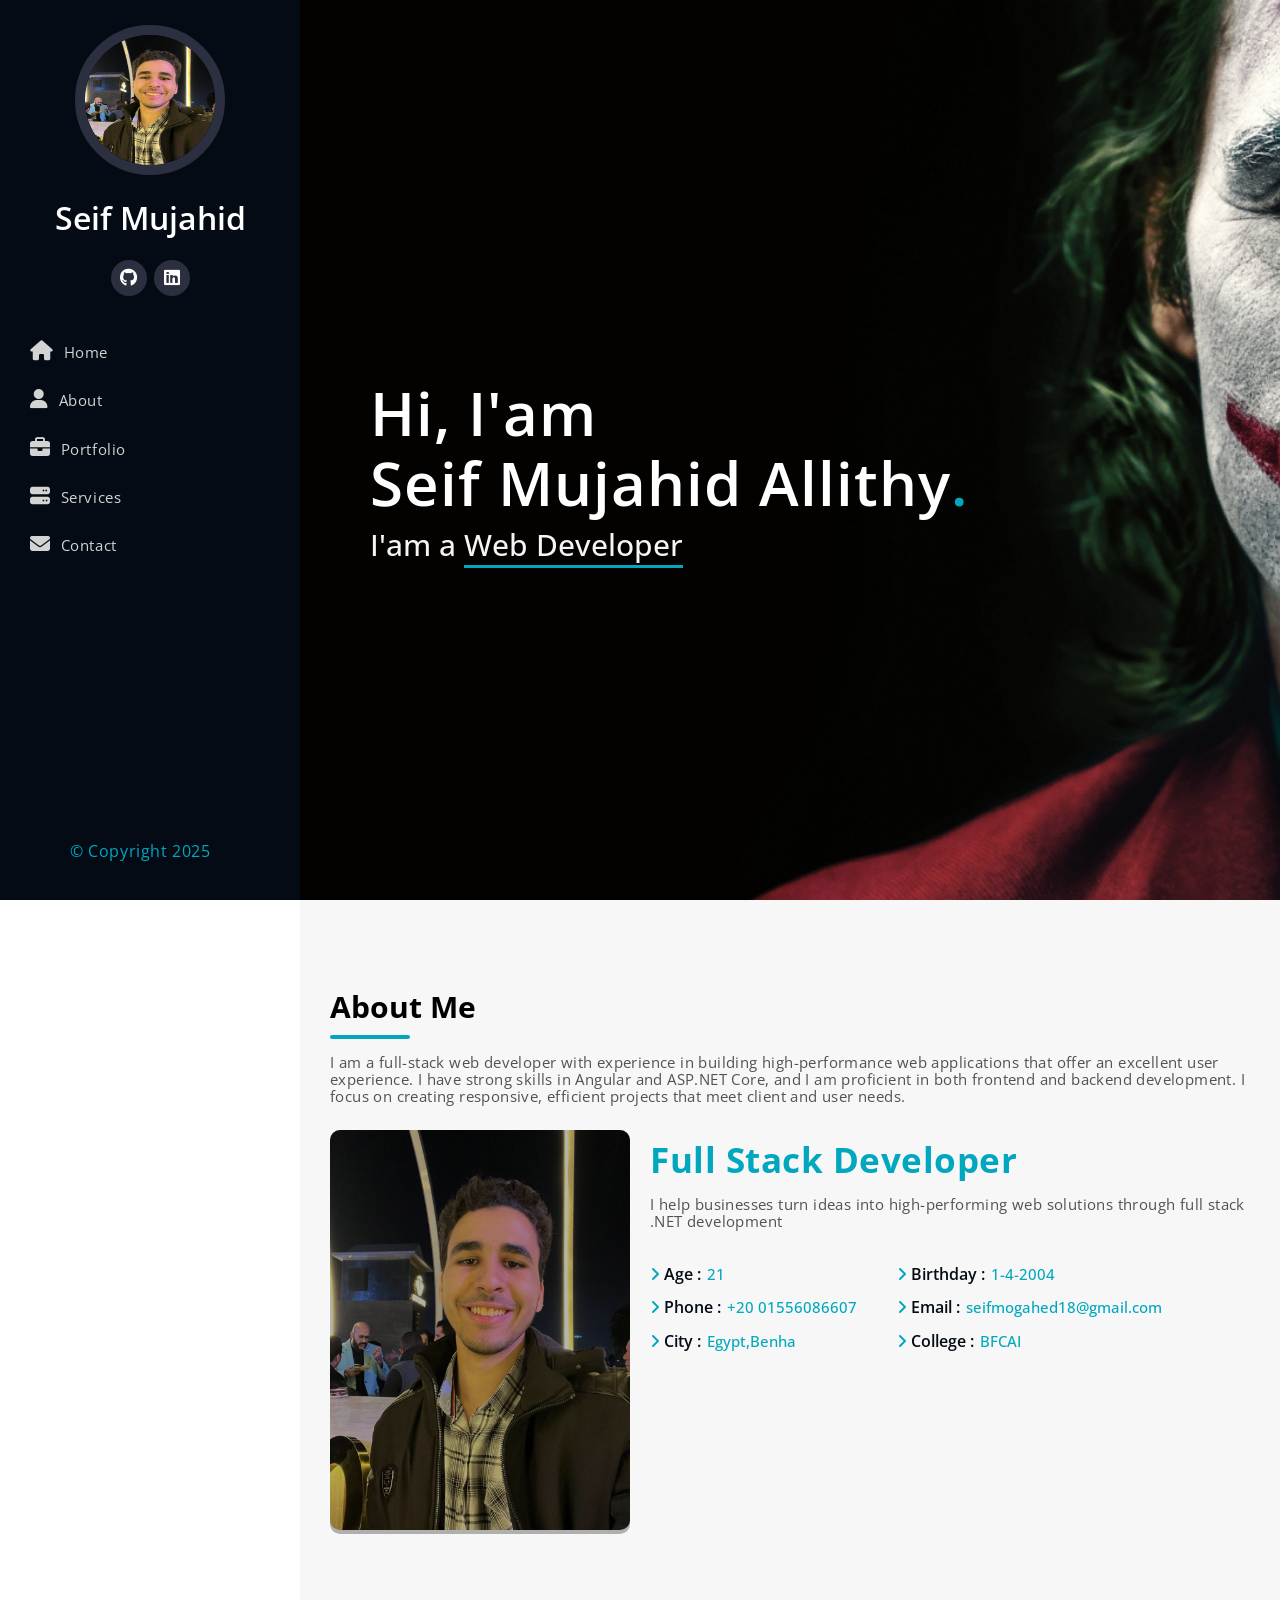
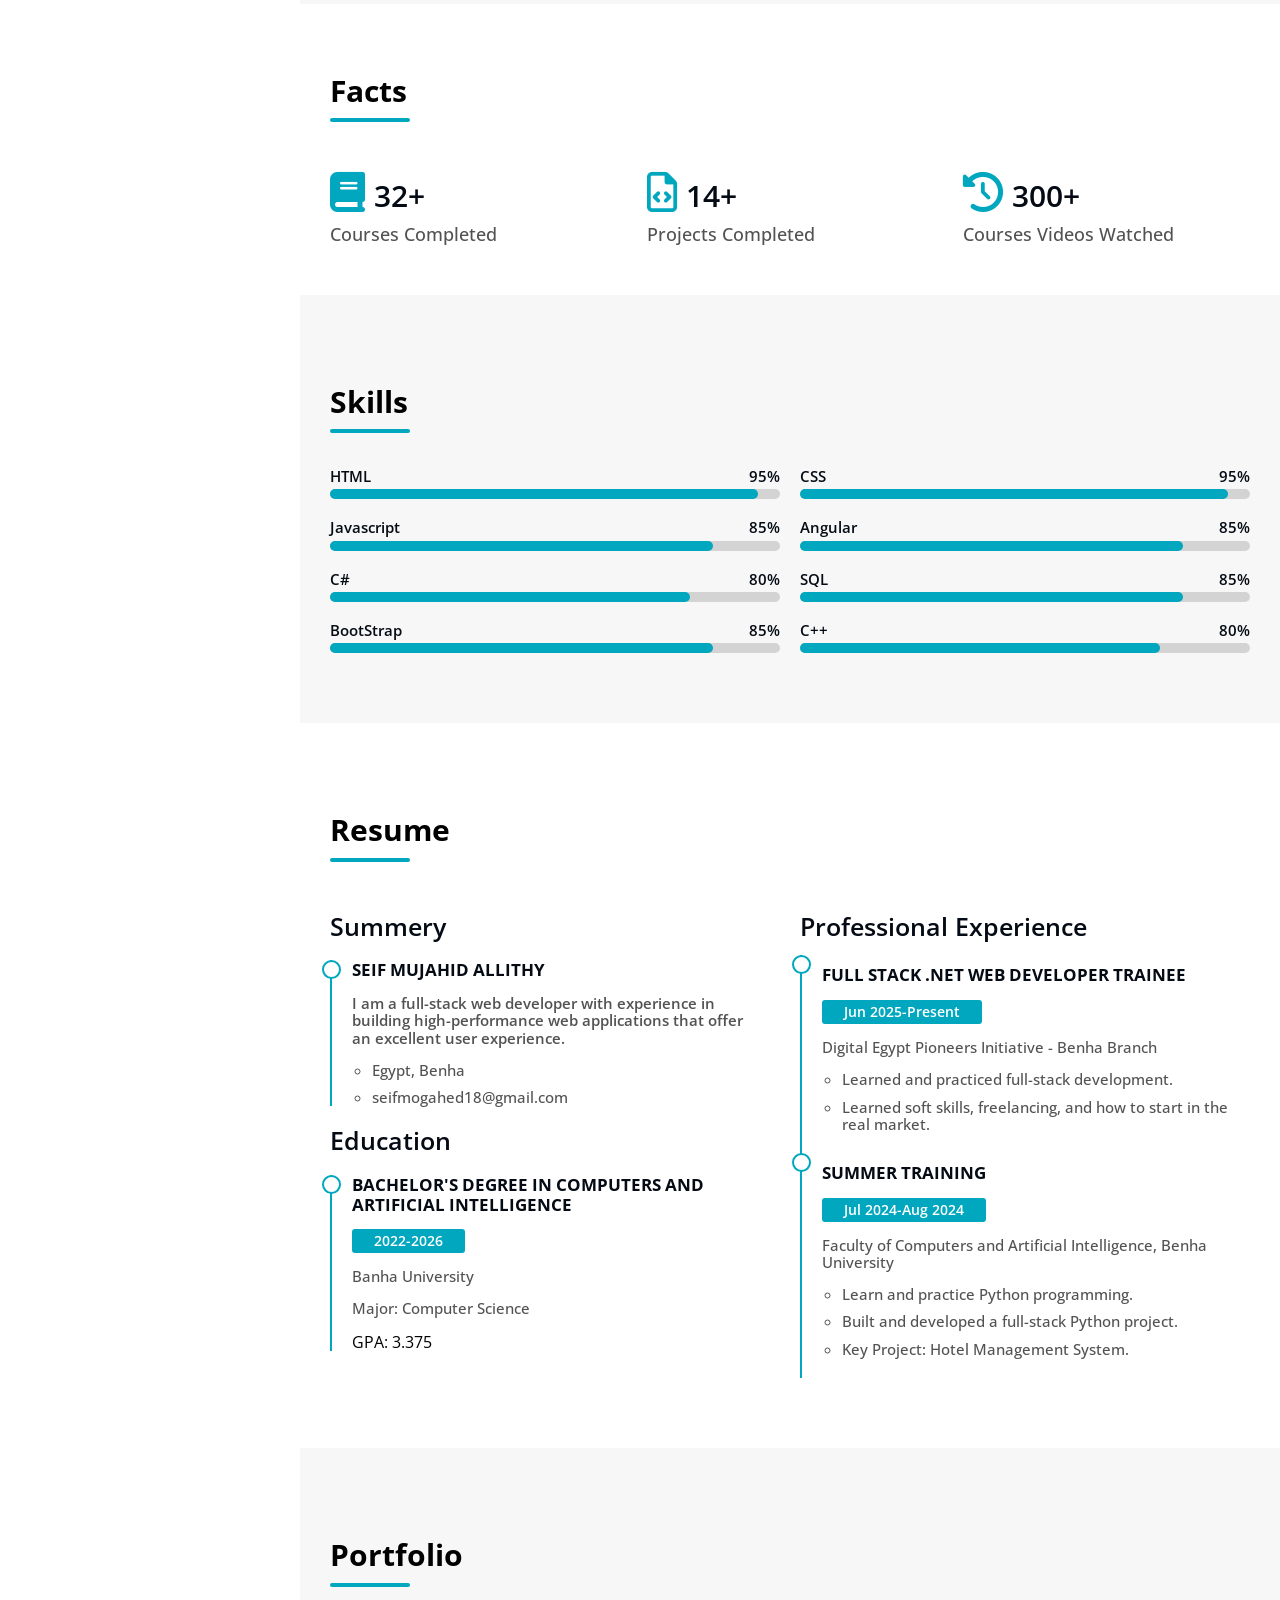
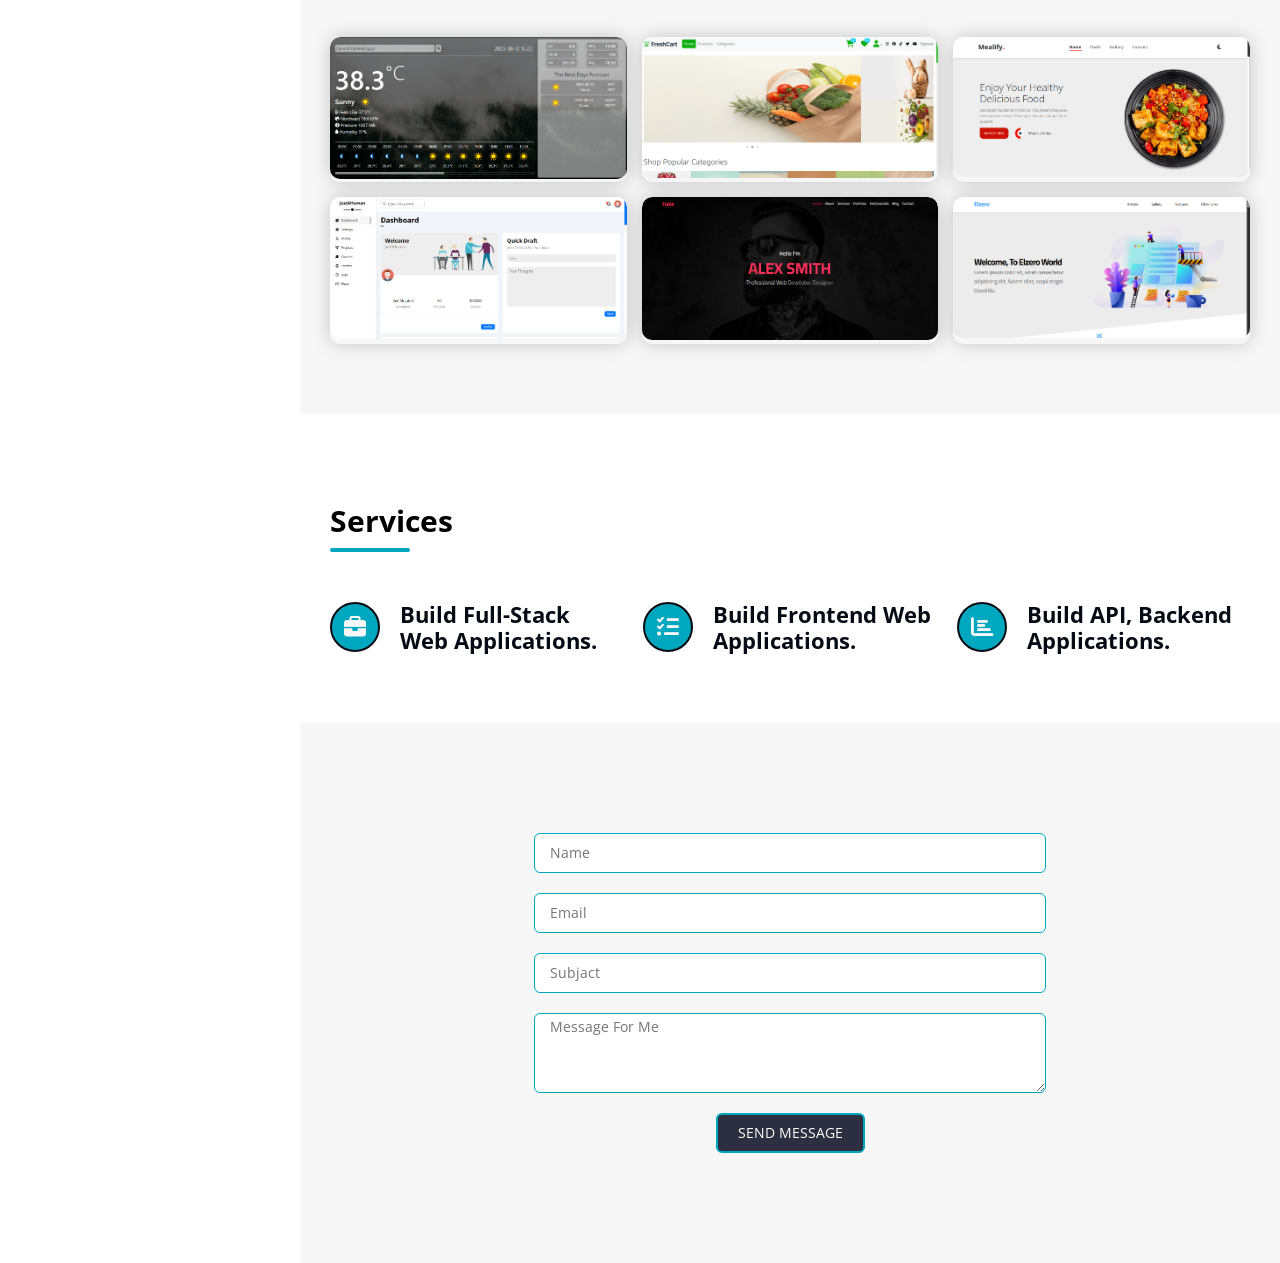
<file: HTML-CSS-Task/index.html>
<!DOCTYPE html>
<html lang="en">
    <head>
        <meta charset="UTF-8">
        <meta name="viewport" content="width=device-width, initial-scale=1.0">
        <meta name="author" content="seif mujahid" />
        <link rel="stylesheet" href="css/all.min.css">
        <link rel="stylesheet" href="css/normalize.css">
        <link rel="stylesheet" href="css/master.css">
        <link rel="preconnect" href="https://fonts.googleapis.com">
        <link rel="preconnect" href="https://fonts.gstatic.com" crossorigin>
        <link
            href="https://fonts.googleapis.com/css2?family=Open+Sans:ital,wght@0,300..800;1,300..800&display=swap"
            rel="stylesheet">
        <title>My Portfolio</title>
    </head>
    <body>
        <!-- Start Header -->
        <header>
            <!-- profile -->
            <div class="profile">
                <img src="imgs/img_1.jpg" alt>
                <h1>Seif Mujahid</h1>
                <div class="social-icons">
                    <a target="_blank" href="https://github.com/SeifMujahid"><i class="fa-brands fa-github"></i></a>
                    <a target="_blank" href="http://www.linkedin.com/in/seif-mujahid-960773299"><i class="fa-brands fa-linkedin"></i></a>
                </div>
            </div>
            <!-- navbar -->
            <nav>
                <ul>
                    <li><a href="#home"><i
                                class="fa-solid fa-house"></i>Home</a></li>
                    <li><a href="#about"><i
                                class="fa-solid fa-user"></i>About</a></li>
                    <li><a href="#portfolio"><i
                                class="fa-solid fa-briefcase"></i>Portfolio</a></li>
                    <li><a href="#services"><i
                                class="fa-solid fa-server"></i>Services</a></li>
                    <li><a href="#contact"><i
                                class="fa-solid fa-envelope"></i>Contact</a></li>
                </ul>
            </nav>
            <!-- footer -->
            <div class="footer">
                <p>&copy; Copyright 2025</p>
            </div>
        </header>
        <!-- End Header -->
        <!-- start Main -->
            <main>
                <!-- Start Home -->
                <section id="home">
                <div class="home-row">
                    <h1>Hi, I'am <br> Seif Mujahid Allithy<span>.</span></h1>
                    <p>I'am a <span class="auto-input">Web Developer</span></p>
                </div>
                </section>
                <!-- END Home -->
                <!-- Start About -->
                <section id="about">
                <h1 class="sub_heading">About Me</h1>
                <div class="divider"></div>
                <p class="sub-para">I am a full-stack web developer with experience in building high-performance web applications that offer an excellent user 
experience. I have strong skills in Angular and ASP.NET Core, and I am proficient in both frontend and backend 
development. I focus on creating responsive, efficient projects that meet client and user needs. 
                </p>
                <div class="about-col">
                    <div class="img-col">
                        <img src="imgs/img_1.jpg" alt>
                    </div>
                    <div class="info-col">
                        <h2>Full Stack Developer</h2>
                        <p>I help businesses turn ideas into high-performing web solutions through full stack .NET development
                        </p>
                        <div class="icon-list-col">
                            <div class="icon-list">
                                <ul>
                                    <li><i class="fa-solid fa-angle-right"></i>
                                        <strong>Age :</strong><span>
                                            21</span></li>
                                    
                                    <li><i class="fa-solid fa-angle-right"></i>
                                        <strong>Phone :</strong><span> +20
                                            01556086607</span></li>
                                    <li><i class="fa-solid fa-angle-right"></i>
                                        <strong>City :</strong><span>
                                            Egypt,Benha</span></li>
                                </ul>
                            </div>
                            <div class="icon-list">
                                <ul>
                                    <li><i class="fa-solid fa-angle-right"></i>
                                        <strong>Birthday :</strong><span>
                                            1-4-2004</span></li>
                                    
                                    <li><i class="fa-solid fa-angle-right"></i>
                                        <strong>Email :</strong><span>
                                            seifmogahed18@gmail.com</span></li>
                                    <li><i class="fa-solid fa-angle-right"></i>
                                        <strong>College :</strong><span>
                                            BFCAI</span></li>
                                </ul>
                            </div>
                        </div>
                    </div>
                </section>
                <!-- End About -->
                <!-- Start Facts -->
                <section id="facts">
                    <h1 class="sub_heading">Facts</h1>
                    <div class="divider"></div>
                    <div class="facts-row">
                        <div class="fact-box">
                            <i class="fa-solid fa-book"></i>
                            <strong>32+</strong>
                            <p>Courses Completed</p>
                        </div>
                        <div class="fact-box">
                            <i class="fa-regular fa-file-code"></i>
                            <strong>14+</strong>
                            <p>Projects Completed</p>
                        </div>
                        <div class="fact-box">
                            <i class="fa-solid fa-clock-rotate-left"></i>
                            <strong>300+</strong>
                            <p>Courses Videos Watched</p>
                        </div>
                    </div>
                </section>
                <!-- End Facts -->
                <!-- Skills Start -->
                <section id="skills">
                    <h1 class="sub_heading">Skills</h1>
                    <div class="divider"></div>
                    <div class="skill-row">
                        <div class="skill-box">
                            <div class="skill-info">
                                <h2>HTML</h2>
                                <h2>95%</h2>
                            </div>
                            <div class="skill-outer-line">
                                <div class="skill-inner-line"
                                    style="width: 95%;"></div>
                            </div>
                        </div>
                        <div class="skill-box">
                            <div class="skill-info">
                                <h2>CSS</h2>
                                <h2>95%</h2>
                            </div>
                            <div class="skill-outer-line">
                                <div class="skill-inner-line"
                                    style="width: 95%;"></div>
                            </div>
                        </div>
                        <div class="skill-box">
                            <div class="skill-info">
                                <h2>Javascript</h2>
                                <h2>85%</h2>
                            </div>
                            <div class="skill-outer-line">
                                <div class="skill-inner-line"
                                    style="width: 85%;"></div>
                            </div>
                        </div>
                        <div class="skill-box">
                            <div class="skill-info">
                                <h2>Angular</h2>
                                <h2>85%</h2>
                            </div>
                            <div class="skill-outer-line">
                                <div class="skill-inner-line"
                                    style="width: 85%;"></div>
                            </div>
                        </div>
                        <div class="skill-box">
                            <div class="skill-info">
                                <h2>C#</h2>
                                <h2>80%</h2>
                            </div>
                            <div class="skill-outer-line">
                                <div class="skill-inner-line"
                                    style="width: 80%;"></div>
                            </div>
                        </div>
                        <div class="skill-box">
                            <div class="skill-info">
                                <h2>SQL</h2>
                                <h2>85%</h2>
                            </div>
                            <div class="skill-outer-line">
                                <div class="skill-inner-line"
                                    style="width: 85%;"></div>
                            </div>
                        </div>
                        <div class="skill-box">
                            <div class="skill-info">
                                <h2>BootStrap</h2>
                                <h2>85%</h2>
                            </div>
                            <div class="skill-outer-line">
                                <div class="skill-inner-line"
                                    style="width: 85%;"></div>
                            </div>
                        </div>
                        <div class="skill-box">
                            <div class="skill-info">
                                <h2>C++</h2>
                                <h2>80%</h2>
                            </div>
                            <div class="skill-outer-line">
                                <div class="skill-inner-line"
                                    style="width: 80%;"></div>
                            </div>
                        </div>
                    </div>
                </section>
                <!-- Skills End -->
                <!-- Start Resume -->
                <section id="resume">
                    <h1 class="sub_heading">Resume</h1>
                    <div class="divider"></div>
                    <div class="resume-row">
                        <div class="resume-cols">
                            <h2>Summery</h2>
                            <div class="my-info">
                                <h3>Seif Mujahid Allithy</h3>
                                <p>I am a full-stack web developer with experience in building high-performance web applications that offer an excellent user 
experience.
                                </p>
                                <ul>
                                    <li>Egypt, Benha</li>
                                    <li>seifmogahed18@gmail.com</li>
                                </ul>
                            </div>
                            <h2>Education</h2>
                            <div class="my-edu">
                                <h3>Bachelor's degree in Computers and Artificial Intelligence</h3>
                                <span class="sp-box">2022-2026</span>
                                <p>Banha University</p>
                                <p>Major: Computer Science</p>
                                <p>GPA: 3.375</p>
                            </div>
                        </div>
                        <div class="resume-cols">
                            <h2>Professional Experience</h2>
                            <div class="pro-exp">
                                <h3>Full stack .Net Web Developer Trainee</h3>
                                <span class="sp-box">Jun 2025-Present</span>
                                <p>Digital Egypt Pioneers Initiative - Benha Branch</p>
                                <ul>
                                    <li>
Learned and practiced full-stack development. 
                                    </li>
                                    <li>Learned soft skills, freelancing, and how to start in the real market. 
                                    </li>
                                </ul>
                            </div>
                            <div class="pro-exp">
                                <h3>Summer Training</h3>
                                <span class="sp-box">Jul 2024-Aug 2024</span>
                                <p>Faculty of Computers and Artificial Intelligence, Benha University</p>
                                <ul>
                                    <li>Learn and practice Python programming. 
                                    </li>
                                    <li>Built and developed a full-stack Python project. 
                                    </li>
                                    <li>Key Project: Hotel Management System. 
                                    </li>
                                </ul>
                            </div>
                        </div>
                    </div>
                </section>
                <!-- End Resume -->
                <!-- Start Portfolio -->
                <section id="portfolio">
                    <h1 class="sub_heading">Portfolio</h1>
                    <div class="divider"></div>
                    <div class="port-row">
                        <div class="port-item">
                            <div class="port-img">
                                <img src="imgs/screenshot.png" alt>
                            </div>
                            <div class="port-info">
                                <h4>WeatherApp</h4>
                                <a target="_blank" href="https://seifmujahid.github.io/Weather-App/"><i
                                        class="fa-solid fa-up-right-from-square"></i></a>
                            </div>
                        </div>
                        <div class="port-item">
                            <div class="port-img">
                                <img src="imgs/screenshot (2).png" alt>
                            </div>
                            <div class="port-info">
                                <h4>FreshCart eCommerce</h4>
                                <a target="_blank" href="https://seifmujahid.github.io/Fresh-Cart-/">
                                    <i
                                class="fa-solid fa-up-right-from-square"></i></a>
                            </div>
                        </div>
                        <div class="port-item">
                            <div class="port-img">
                                <img src="imgs/screenshot (3).png" alt>
                            </div>
                            <div class="port-info">
                                <h4>Mealify</h4>
                                        <a target="_blank" href="https://seifmujahid.github.io/Mealify/">
                                        <i class="fa-solid fa-up-right-from-square"></i></a>
                            </div>
                        </div>
                        <div class="port-item">
                            <div class="port-img">
                                <img src="imgs/screenshot (4).png" alt>
                            </div>
                            <div class="port-info">
                                <h4>DashBoard</h4>
                                <a target="_blank" href="https://seifmujahid.github.io/Dashboard_elzero/">
                                    <i
                                        class="fa-solid fa-up-right-from-square"></i></a>
                            </div>
                        </div>
                        <div class="port-item">
                            <div class="port-img">
                                <img src="imgs/screenshot (5).png" alt>
                            </div>
                            <div class="port-info">
                                <h4>Fokir</h4>
                                <a target="_blank" href="https://seifmujahid.github.io/Fokier/">
                                   <i
                                        class="fa-solid fa-up-right-from-square"></i></a>
                            </div>
                        </div>
                        <div class="port-item">
                            <div class="port-img">
                                <img src="imgs/screenshot (8).png" alt>
                            </div>
                            <div class="port-info">
                                <h4>Elzero</h4>
                                <a target="_blank" href="https://seifmujahid.github.io/template3_elzero/">
                                    <i
                                        class="fa-solid fa-up-right-from-square"></i></a>
                            </div>
                        </div>
                    </div>

                </section>
                <!-- End Portfolio -->
                <!-- Start Sercices -->
                <section id="services">
                    <h1 class="sub_heading">Services</h1>
                    <div class="divider"></div>
                    <div class="service-row">
                        <div class="service-box">
                            <div class="icon">
                                <i class="fa-solid fa-briefcase"></i>
                            </div>
                            <div class="ser-info">
                                <h4>Build Full-Stack Web Applications.</h4>
                            </div>
                        </div>
                        <div class="service-box">
                            <div class="icon">
                                <i class="fa-solid fa-list-check"></i>
                            </div>
                            <div class="ser-info">
                                <h4>Build Frontend Web Applications. </h4>
                            </div>
                        </div>
                        <div class="service-box">
                            <div class="icon">
                                <i class="fa-solid fa-chart-bar"></i>
                            </div>
                            <div class="ser-info">
                                <h4>Build API, Backend Applications.</h4>
                            </div>
                        </div>
                    </div>
                </section>
                <!-- Start Sercices -->
                <!-- Start Contact -->
                <section id="contact">
                    <form action>
                        <input type="text" name="name" placeholder="Name"
                            required>
                        <input type="email" name="email" placeholder="Email"
                            required>
                        <input type="text" name="subject" placeholder="Subjact"
                            required>
                        <textarea name="message"
                            placeholder="Message For Me" required></textarea>
                        <input type="submit" value="Send Message">
                    </form>
                </section>
                <!-- End Contact -->
            </main>
        <!-- End Main -->
        </body>
    </html>
</file>
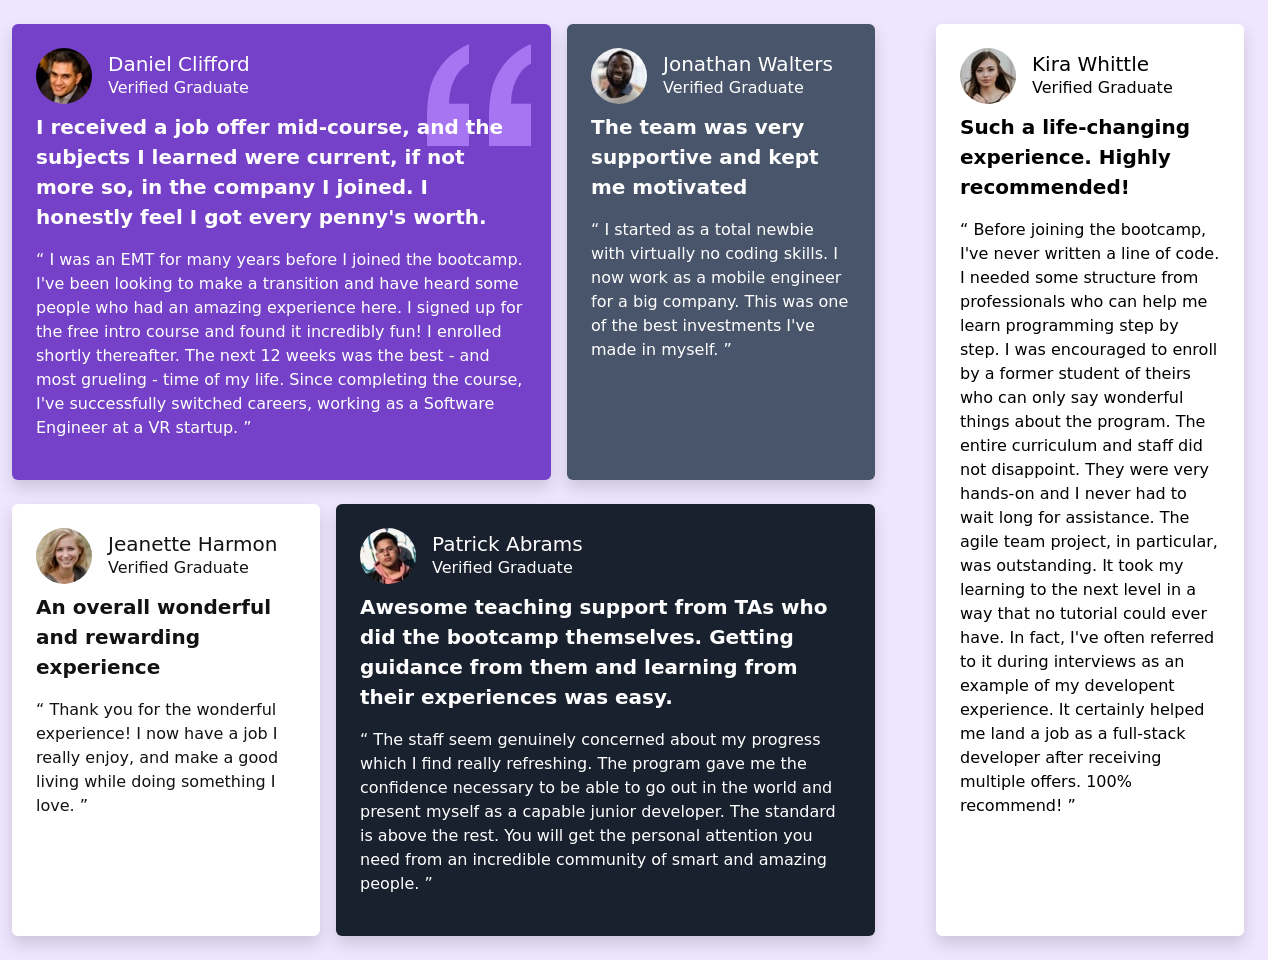
<file: BootStrap/bootstrap_task/index.html>
<!DOCTYPE html>
<html lang="en">
  <head>
    <meta charset="UTF-8" />
    <meta name="viewport" content="width=device-width, initial-scale=1.0" />
    <link
      href="https://fonts.googleapis.com/css2?family=Cairo:wght@200..1000&family=Encode+Sans+Expanded:wght@100;200;300;400;500;600;700;800;900&family=Poppins:ital,wght@0,100;0,200;0,300;0,400;0,500;0,600;0,700;0,800;0,900;1,100;1,200;1,300;1,400;1,500;1,600;1,700;1,800;1,900&display=swap"
      rel="stylesheet"
    />
    <link rel="stylesheet" href="./css/normalize.css" />
    <link rel="stylesheet" href="./css/all.min.css" />
    <link rel="stylesheet" href="./css/bootstrap.min.css" />
    <link rel="stylesheet" href="./css/master.css" />
    <title>Testimonials grid section</title>
  </head>
  <body>
    <div class="container min-vw-100 h-100 p-4 row">
      <div class="left col-sm-12 col-md-9 d-flex gap-4 flex-column">
        <div class="top row gap-3">
          <div class="top-left col-sm-12 col-md-7 p-4 rounded shadow">
            <div class="info d-flex align-items-center gap-3">
              <div class="image">
                <img
                  src="./images/image-daniel.jpg"
                  alt="image-daniel"
                  class="w-100 rounded-circle"
                />
              </div>
              <div class="nested-info">
                <h5 class="mb-0">Daniel Clifford</h5>
                <span class="mt-0 fw-lighter">Verified Graduate</span>
              </div>
            </div>
            <div class="data d-flex flex-column gap-3 mt-2">
              <p class="fw-bold mb-0 fs-5">
                I received a job offer mid-course, and the subjects I learned
                were current, if not more so, in the company I joined. I
                honestly feel I got every penny's worth.
              </p>
              <p class="mt-0 fw-lighter">
                “ I was an EMT for many years before I joined the bootcamp. I've
                been looking to make a transition and have heard some people who
                had an amazing experience here. I signed up for the free intro
                course and found it incredibly fun! I enrolled shortly
                thereafter. The next 12 weeks was the best - and most grueling -
                time of my life. Since completing the course, I've successfully
                switched careers, working as a Software Engineer at a VR
                startup. ”
              </p>
            </div>
          </div>
          <div class="top-right col-sm-12 col-md-4 p-4 rounded shadow">
            <div class="info d-flex align-items-center gap-3">
              <div class="image">
                <img
                  src="./images/image-jonathan.jpg"
                  alt="image-jonathan"
                  class="w-100 rounded-circle"
                />
              </div>
              <div class="nested-info">
                <h5 class="mb-0">Jonathan Walters</h5>
                <span class="mt-0 fw-lighter">Verified Graduate</span>
              </div>
            </div>
            <div class="data d-flex flex-column gap-3 mt-2">
              <p class="fw-bold mb-0 fs-5">
                The team was very supportive and kept me motivated
              </p>
              <p class="mt-0 fw-lighter">
                “ I started as a total newbie with virtually no coding skills. I
                now work as a mobile engineer for a big company. This was one of
                the best investments I've made in myself. ”
              </p>
            </div>
          </div>
        </div>
        <div class="bottom row gap-3">
          <div class="bottom-left col-sm-12 col-md-4 p-4 rounded shadow">
            <div class="info d-flex align-items-center gap-3">
              <div class="image">
                <img
                  src="./images/image-jeanette.jpg"
                  alt="image-jeanette"
                  class="w-100 rounded-circle"
                />
              </div>
              <div class="nested-info">
                <h5 class="mb-0">Jeanette Harmon</h5>
                <span class="mt-0 fw-lighter">Verified Graduate</span>
              </div>
            </div>
            <div class="data d-flex flex-column gap-3 mt-2">
              <p class="fw-bold mb-0 fs-5">
                An overall wonderful and rewarding experience
              </p>
              <p class="mt-0 fw-lighter">
                “ Thank you for the wonderful experience! I now have a job I
                really enjoy, and make a good living while doing something I
                love. ”
              </p>
            </div>
          </div>
          <div class="bottom-right col-sm-12 col-md-7 p-4 rounded shadow">
            <div class="info d-flex align-items-center gap-3">
              <div class="image">
                <img
                  src="./images/image-patrick.jpg"
                  alt="image-patrick"
                  class="w-100 rounded-circle"
                />
              </div>
              <div class="nested-info">
                <h5 class="mb-0">Patrick Abrams</h5>
                <span class="mt-0 fw-lighter">Verified Graduate</span>
              </div>
            </div>
            <div class="data d-flex flex-column gap-3 mt-2">
              <p class="fw-bold mb-0 fs-5">
                Awesome teaching support from TAs who did the bootcamp
                themselves. Getting guidance from them and learning from their
                experiences was easy.
              </p>
              <p class="mt-0 fw-lighter">
                “ The staff seem genuinely concerned about my progress which I
                find really refreshing. The program gave me the confidence
                necessary to be able to go out in the world and present myself
                as a capable junior developer. The standard is above the rest.
                You will get the personal attention you need from an incredible
                community of smart and amazing people. ”
              </p>
            </div>
          </div>
        </div>
      </div>
      <div class="right col-sm-12 col-md-3 p-4 rounded shadow">
        <div class="info d-flex align-items-center gap-3">
          <div class="image">
            <img
              src="./images/image-kira.jpg"
              alt="image-kira"
              class="w-100 rounded-circle"
            />
          </div>
          <div class="nested-info">
            <h5 class="mb-0">Kira Whittle</h5>
            <span class="mt-0 fw-lighter">Verified Graduate</span>
          </div>
        </div>
        <div class="data d-flex flex-column gap-3 mt-2">
          <p class="fw-bold mb-0 fs-5">
            Such a life-changing experience. Highly recommended!
          </p>
          <p class="mt-0 fw-lighter">
            “ Before joining the bootcamp, I've never written a line of code. I
            needed some structure from professionals who can help me learn
            programming step by step. I was encouraged to enroll by a former
            student of theirs who can only say wonderful things about the
            program. The entire curriculum and staff did not disappoint. They
            were very hands-on and I never had to wait long for assistance. The
            agile team project, in particular, was outstanding. It took my
            learning to the next level in a way that no tutorial could ever
            have. In fact, I've often referred to it during interviews as an
            example of my developent experience. It certainly helped me land a
            job as a full-stack developer after receiving multiple offers. 100%
            recommend! ”
          </p>
        </div>
      </div>
    </div>
  </body>
</html>
</file>
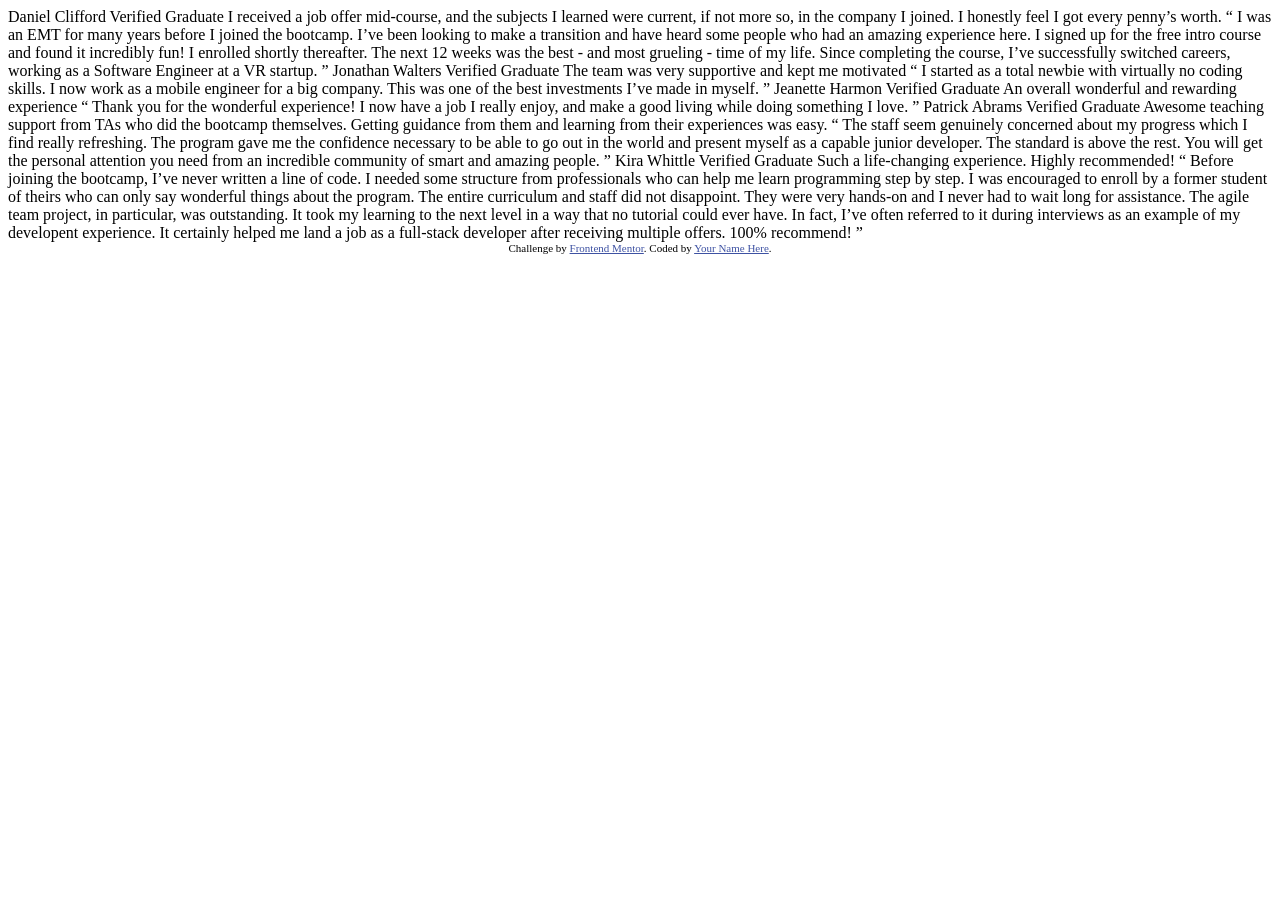
<file: BootStrap/testimonials-grid-section-main/index.html>
<!DOCTYPE html>
<html lang="en">
<head>
  <meta charset="UTF-8">
  <meta name="viewport" content="width=device-width, initial-scale=1.0"> <!-- displays site properly based on user's device -->

  <link rel="icon" type="image/png" sizes="32x32" href="./images/favicon-32x32.png">
  
  <title>Frontend Mentor | [Challenge Name Here]</title>

  <!-- Feel free to remove these styles or customise in your own stylesheet 👍 -->
  <style>
    .attribution { font-size: 11px; text-align: center; }
    .attribution a { color: hsl(228, 45%, 44%); }
  </style>
</head>
<body>
  Daniel Clifford
  Verified Graduate

  I received a job offer mid-course, and the subjects I learned were current, if not more so, 
  in the company I joined. I honestly feel I got every penny’s worth.

  “ I was an EMT for many years before I joined the bootcamp. I’ve been looking to make a 
  transition and have heard some people who had an amazing experience here. I signed up 
  for the free intro course and found it incredibly fun! I enrolled shortly thereafter. 
  The next 12 weeks was the best - and most grueling - time of my life. Since completing 
  the course, I’ve successfully switched careers, working as a Software Engineer at a VR startup. ”

  Jonathan Walters
  Verified Graduate

  The team was very supportive and kept me motivated

  “ I started as a total newbie with virtually no coding skills. I now work as a mobile engineer 
  for a big company. This was one of the best investments I’ve made in myself. ”

  Jeanette Harmon
  Verified Graduate

  An overall wonderful and rewarding experience

  “ Thank you for the wonderful experience! I now have a job I really enjoy, and make a good living 
  while doing something I love. ”

  Patrick Abrams
  Verified Graduate

  Awesome teaching support from TAs who did the bootcamp themselves. Getting guidance from them and 
  learning from their experiences was easy.

  “ The staff seem genuinely concerned about my progress which I find really refreshing. The program 
  gave me the confidence necessary to be able to go out in the world and present myself as a capable 
  junior developer. The standard is above the rest. You will get the personal attention you need from 
  an incredible community of smart and amazing people. ”

  Kira Whittle
  Verified Graduate

  Such a life-changing experience. Highly recommended!

  “ Before joining the bootcamp, I’ve never written a line of code. I needed some structure from 
  professionals who can help me learn programming step by step. I was encouraged to enroll by a former 
  student of theirs who can only say wonderful things about the program. The entire curriculum and staff 
  did not disappoint. They were very hands-on and I never had to wait long for assistance. The agile team 
  project, in particular, was outstanding. It took my learning to the next level in a way that no tutorial 
  could ever have. In fact, I’ve often referred to it during interviews as an example of my developent 
  experience. It certainly helped me land a job as a full-stack developer after receiving multiple offers. 
  100% recommend! ”
  
  <div class="attribution">
    Challenge by <a href="https://www.frontendmentor.io?ref=challenge" target="_blank">Frontend Mentor</a>. 
    Coded by <a href="#">Your Name Here</a>.
  </div>
</body>
</html>
</file>
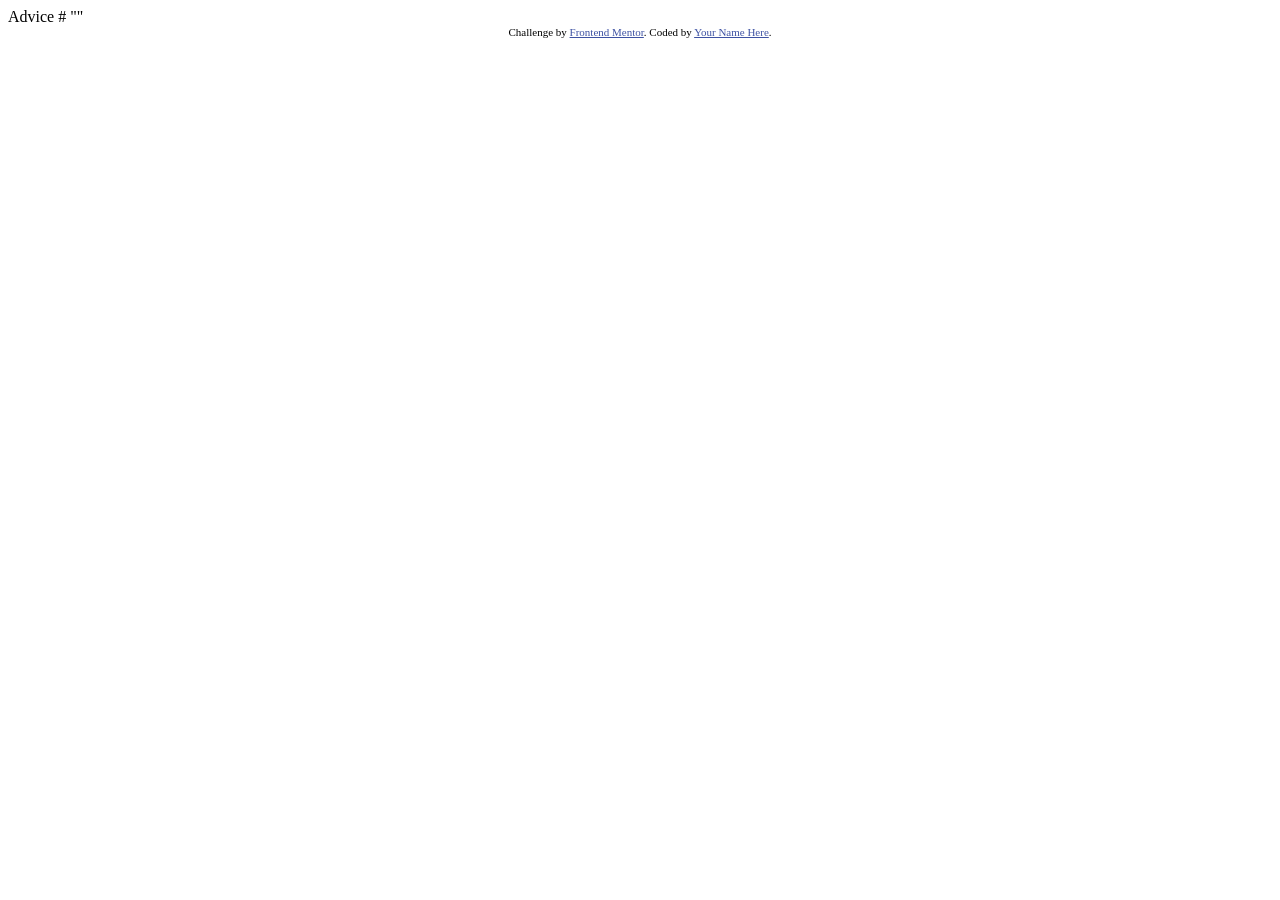
<file: JS/advice-generator-app-main/index.html>
<!DOCTYPE html>
<html lang="en">
<head>
  <meta charset="UTF-8">
  <meta name="viewport" content="width=device-width, initial-scale=1.0"> <!-- displays site properly based on user's device -->

  <link rel="icon" type="image/png" sizes="32x32" href="./images/favicon-32x32.png">
  
  <title>Frontend Mentor | Advice generator app</title>

  <!-- Feel free to remove these styles or customise in your own stylesheet 👍 -->
  <style>
    .attribution { font-size: 11px; text-align: center; }
    .attribution a { color: hsl(228, 45%, 44%); }
  </style>
</head>
<body>

  Advice #<!-- Advice ID goes here -->

  "<!-- Advice text goes here -->"
  
  <div class="attribution">
    Challenge by <a href="https://www.frontendmentor.io?ref=challenge" target="_blank">Frontend Mentor</a>. 
    Coded by <a href="#">Your Name Here</a>.
  </div>
</body>
</html>
</file>
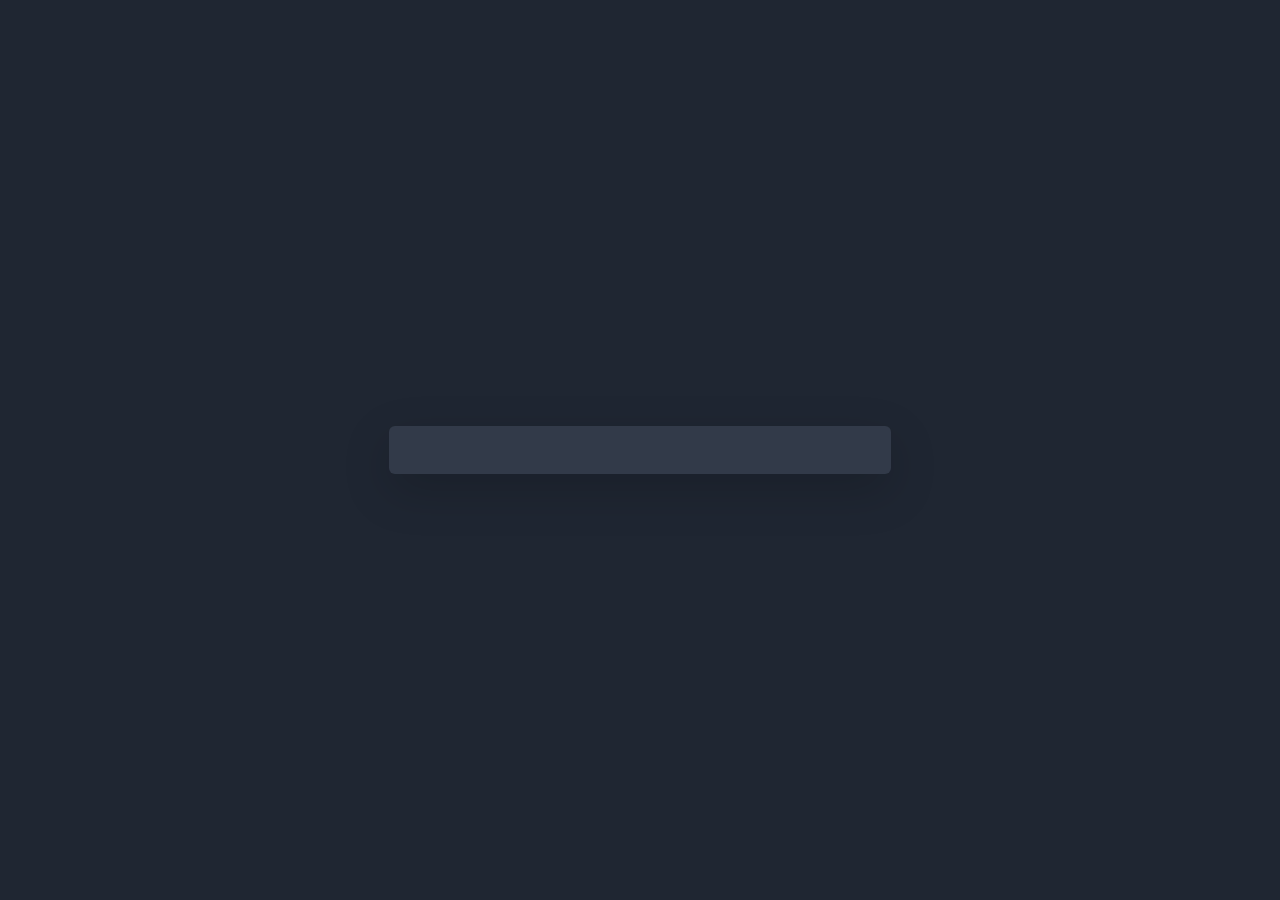
<file: JS/js_task/index.html>
<!DOCTYPE html>
<html lang="en">
  <head>
    <meta charset="UTF-8" />
    <meta name="viewport" content="width=device-width, initial-scale=1.0" />
    <link rel="preconnect" href="https://fonts.googleapis.com" />
    <link rel="preconnect" href="https://fonts.gstatic.com" crossorigin />
    <link
      href="https://fonts.googleapis.com/css2?family=Cairo:wght@200..1000&family=Encode+Sans+Expanded:wght@100;200;300;400;500;600;700;800;900&family=Manrope:wght@200..800&family=Poppins:ital,wght@0,100;0,200;0,300;0,400;0,500;0,600;0,700;0,800;0,900;1,100;1,200;1,300;1,400;1,500;1,600;1,700;1,800;1,900&display=swap"
      rel="stylesheet"
    />
    <link rel="stylesheet" href="./css/normalize.css" />
    <link rel="stylesheet" href="./css/all.min.css" />
    <link rel="stylesheet" href="./css/bootstrap.min.css" />
    <link rel="stylesheet" href="./css/master.css" />
    <title>Advice generator app</title>
  </head>
  <body>
    <div
      class="container min-vw-100 min-vh-100 d-flex justify-content-center align-items-center"
    >
      <div
        class="main-box h-25 text-center p-4 rounded shadow-lg"
        id="main-box"
      ></div>
    </div>
    <script src="./Js/all.min.js"></script>
    <script src="./Js/bootstrap.bundle.min.js"></script>
    <script src="./Js/main.js"></script>
  </body>
</html>
</file>
<file: HTML-CSS-Task/css/master.css>
:root {
  --side-bg-color: #040b14;
  --theme-color: #00a7be;
  --icon-bg-color: #2c2f3f;
  --text-color: #525252;
  --bg-color: #f7f7f7;
}
* {
  box-sizing: border-box;
  margin: 0px;
  padding: 0px;
  scroll-behavior: smooth;
}
body {
  font-family: "Open Sans", sans-serif;
}
*:focus {
  outline: none;
}
a {
  text-decoration: none;
  color: black;
}
ul {
  list-style: none;
  padding: 0px;
  margin: 0px;
}
::-webkit-scrollbar {
  width: 10px;
}
::-webkit-scrollbar-track {
  background-color: var(--side-bg-color);
}
::-webkit-scrollbar-thumb {
  background-color: var(--theme-color);
  box-shadow: 0px 0px 10px gray inset;
}
/* <------------------------------------------------------------------------------------------> */
/* Start Header  */
header {
  z-index: 99;
  height: 100vh;
  width: 300px;
  padding: 15px 30px;
  background-color: var(--side-bg-color);
  overflow-y: auto;
  position: fixed;
  left: 0;
  top: 0;
  bottom: 0;
  transition: 0.3s;
  -webkit-transition: 0.3s;
  -moz-transition: 0.3s;
  -ms-transition: 0.3s;
  -o-transition: 0.3s;
}
header .profile {
  text-align: center;
  margin: 10px 0px;
}
header .profile img {
  width: 150px;
  height: 150px;
  border: 10px solid var(--icon-bg-color);
  border-radius: 50%;
  -webkit-border-radius: 50%;
  -moz-border-radius: 50%;
  -ms-border-radius: 50%;
  -o-border-radius: 50%;
}
header .profile h1 {
  color: white;
  font-weight: 600;
}
header .profile .social-icons a {
  display: inline-flex;
  align-items: center;
  justify-content: center;
  width: 36px;
  height: 36px;
  text-align: center;
  line-height: 17px;
  background-color: var(--icon-bg-color);
  color: white;
  font-size: 18px;
  margin: 1.5px;
  transition: 0.3s;
  border-radius: 50%;
  -webkit-border-radius: 50%;
  -moz-border-radius: 50%;
  -ms-border-radius: 50%;
  -o-border-radius: 50%;
  -webkit-transition: 0.3s;
  -moz-transition: 0.3s;
  -ms-transition: 0.3s;
  -o-transition: 0.3s;
}
header .profile .social-icons a:hover {
  background-color: var(--theme-color);
}

header nav {
  margin-top: 30px;
}
header nav ul li a {
  display: inline-block;
  text-decoration: none;
  padding: 7px 0px;
  margin: 7px 0px;
  color: lightgray;
  font-weight: 400;
  font-size: 15px;
  letter-spacing: 0.6px;
}
header nav ul li a i {
  margin-right: 10px;
  font-size: 20px;
  transition: 0.3s;
  -webkit-transition: 0.3s;
  -moz-transition: 0.3s;
  -ms-transition: 0.3s;
  -o-transition: 0.3s;
}
header nav ul li:hover a i {
  color: var(--theme-color);
}
header nav ul li .active i {
  color: var(--theme-color);
}
header .footer {
  position: fixed;
  left: 70px;
  bottom: 40px;
  text-align: center;
  margin-top: 40px;
  color: var(--theme-color);
  letter-spacing: 0.6px;
}
/* End Header  */
/* <------------------------------------------------------------------------------------------> */
/* Start Main */
main {
  margin-left: 300px;
  background-color: var(--bg-color);
}
/* End Main */
/* <------------------------------------------------------------------------------------------> */
/* Start Home */
#home {
  height: 100vh;
  width: 100%;
  background-image: url(../imgs/img4.jpg);
  background-size: cover;
  background-attachment: fixed;
  display: flex;
  flex-direction: column;
  justify-content: center;
  padding: 70px;
  position: relative;
}
#home .home-row {
  z-index: 1;
}
#home .home-row h1 {
  font-size: 60px;
  color: white;
  font-weight: 600;
  letter-spacing: 1px;
  margin-bottom: 10px;
  line-height: 70px;
}
#home .home-row h1 span {
  color: var(--theme-color);
}
#home .home-row p {
  color: whitesmoke;
  font-size: 30px;
  font-weight: 500;
}
#home .home-row p span {
  border-bottom: 3px solid var(--theme-color);
}
/* End Home */
/* <------------------------------------------------------------------------------------------> */
/* Strat About */
#about {
  padding: 70px 30px;
}
/* global style  */
.sub_heading {
  color: black;
  font-size: 30px;
  margin-bottom: 10px;
}
.divider {
  width: 80px;
  height: 4px;
  background-color: var(--theme-color);
  border-radius: 3px;
  -webkit-border-radius: 3px;
  -moz-border-radius: 3px;
  -ms-border-radius: 3px;
  -o-border-radius: 3px;
}
.sub-para {
  color: var(--text-color);
  font-size: 15px;
  letter-spacing: 0.4px;
  font-weight: 400;
  margin-top: 15px;
}
#about .about-col {
  display: flex;
  gap: 20px;
  margin-top: 25px;
}
#about .about-col .img-col {
  flex-basis: 35%;
  text-align: center;
  position: relative;
  border-radius: 10px;
  -webkit-border-radius: 10px;
  -moz-border-radius: 10px;
  -ms-border-radius: 10px;
  -o-border-radius: 10px;
}
#about .about-col .img-col img {
  width: 100%;
  border-radius: 10px;
  -webkit-border-radius: 10px;
  -moz-border-radius: 10px;
  -ms-border-radius: 10px;
  -o-border-radius: 10px;
}
#about .about-col .img-col::before {
  content: "";
  position: absolute;
  top: 0px;
  left: 0px;
  width: 100%;
  height: 100%;
  background-color: rgba(0, 0, 0, 0.295);
  border-radius: 10px;
  -webkit-border-radius: 10px;
  -moz-border-radius: 10px;
  -ms-border-radius: 10px;
  -o-border-radius: 10px;
}
#about .about-col .info-col {
  flex-basis: 70%;
}
#about .about-col .info-col h2 {
  color: var(--theme-color);
  font-weight: 700;
  font-size: 35px;
  letter-spacing: 0.5px;
  margin-top: 10px;
}
#about .about-col .info-col p {
  color: var(--text-color);
  font-size: 15px;
  letter-spacing: 0.4px;
  font-weight: 400;
  margin-top: 15px;
}
#about .about-col .info-col .icon-list-col {
  display: flex;
  gap: 40px;
  margin-top: 20px;
}
#about .about-col .info-col .icon-list-col .icon-list ul li {
  margin: 15px 0px;
}
#about .about-col .info-col .icon-list-col .icon-list ul li i {
  color: var(--theme-color);
}
#about .about-col .info-col .icon-list-col .icon-list ul li strong {
  color: var(--side-bg-color);
  font-weight: 600;
  margin-right: 2px;
}
#about .about-col .info-col .icon-list-col .icon-list ul li span {
  color: var(--theme-color);
  font-weight: 500;
  font-size: 15px;
}
/* End About */
/* <------------------------------------------------------------------------------------------> */
/* Start Facts */
#facts {
  padding: 50px 30px;
  background-color: white;
}
#facts .facts-row {
  display: grid;
  grid-template-columns: repeat(3, 1fr);
  gap: 30px;
  margin-top: 50px;
}
#facts .facts-row .fact-box i {
  color: var(--theme-color);
  font-size: 40px;
}
#facts .facts-row .fact-box strong {
  color: var(--side-bg-color);
  font-size: 30px;
  margin-left: 5px;
  font-weight: 600;
}
#facts .facts-row .fact-box p {
  margin-top: 10px;
  color: var(--text-color);
  font-size: 18px;
  font-weight: 500;
}
/* End Facts */
/* <------------------------------------------------------------------------------------------> */
/* Start Skills */
#skills {
  padding: 70px 30px;
}
#skills .skill-row {
  margin-top: 35px;
  display: grid;
  grid-template-columns: repeat(2, 1fr);
  gap: 20px;
}
#skills .skill-row .skill-box .skill-info {
  display: flex;
  align-items: center;
  justify-content: space-between;
  margin-bottom: 4px;
}
#skills .skill-row .skill-box .skill-info h2 {
  color: var(--side-bg-color);
  font-weight: 600;
  font-size: 15px;
}
#skills .skill-row .skill-box .skill-outer-line {
  width: 100%;
  height: 10px;
  background-color: lightgrey;
  border-radius: 10px;
  -webkit-border-radius: 10px;
  -moz-border-radius: 10px;
  -ms-border-radius: 10px;
  -o-border-radius: 10px;
}
#skills .skill-row .skill-box .skill-inner-line {
  height: 10px;
  background-color: var(--theme-color);
  border-radius: 10px;
  -webkit-border-radius: 10px;
  -moz-border-radius: 10px;
  -ms-border-radius: 10px;
  -o-border-radius: 10px;
}
/* End Skills */
/* <------------------------------------------------------------------------------------------> */
/* Start Resume */
#resume {
  padding: 70px 30px;
  background-color: white;
}
#resume .resume-row {
  display: flex;
  justify-content: space-between;
  gap: 20px;
  margin-top: 35px;
}
#resume .resume-row .resume-cols {
  flex-basis: 50%;
}
#resume .resume-row .resume-cols h2 {
  color: var(--side-bg-color);
  font-weight: 600;
  font-size: 25px;
  margin: 15px 0px;
}
#resume .resume-row .resume-cols .my-info {
  padding: 0px 20px 0px 20px;
  margin: 20px 0px;
  border-left: 2px solid var(--theme-color);
  position: relative;
}
#resume .resume-row .resume-cols .my-info::before {
  content: "";
  position: absolute;
  left: -10px;
  top: 0px;
  width: 15px;
  height: 15px;
  border: 2px solid var(--theme-color);
  background-color: white;
  border-radius: 50%;
  -webkit-border-radius: 50%;
  -moz-border-radius: 50%;
  -ms-border-radius: 50%;
  -o-border-radius: 50%;
}
#resume .resume-row .resume-cols h3 {
  color: var(--side-bg-color);
  font-size: 17px;
  font-weight: 600px;
  text-transform: uppercase;
}
#resume .resume-row .resume-cols .my-info p {
  color: var(--text-color);
  font-size: 15px;
  font-weight: 600;
  margin: 15px 0px;
}
#resume .resume-row .resume-cols .my-info ul li {
  margin: 10px 0px;
  margin-left: 20px;
  color: var(--text-color);
  font-size: 15px;
  font-weight: 500;
  list-style: circle;
}
#resume .resume-row .resume-cols .my-edu {
  padding: 0px 20px 0px 20px;
  margin: 20px 0px;
  border-left: 2px solid var(--theme-color);
  position: relative;
}
#resume .resume-row .resume-cols .my-edu::before {
  content: "";
  position: absolute;
  left: -10px;
  top: 0px;
  width: 15px;
  height: 15px;
  border: 2px solid var(--theme-color);
  background-color: white;
  border-radius: 50%;
  -webkit-border-radius: 50%;
  -moz-border-radius: 50%;
  -ms-border-radius: 50%;
  -o-border-radius: 50%;
}
#resume .resume-row .resume-cols .sp-box {
  padding: 4px 22px;
  background-color: var(--theme-color);
  color: white;
  font-size: 14px;
  font-weight: 600;
  margin: 15px 0px;
  display: inline-block;
  border-radius: 3px;
  -webkit-border-radius: 3px;
  -moz-border-radius: 3px;
  -ms-border-radius: 3px;
  -o-border-radius: 3px;
}
#resume .resume-row .resume-cols .my-edu span + p {
  color: var(--text-color);
  font-size: 15px;
  font-weight: 500;
  margin-bottom: 15px;
}
#resume .resume-row .resume-cols .my-edu span + p + p {
  color: var(--text-color);
  font-size: 15px;
  font-weight: 500;
  margin-bottom: 15px;
}
#resume .resume-row .resume-cols .pro-exp {
  padding: 10px 20px;
  border-left: 2px solid var(--theme-color);
  position: relative;
}
#resume .resume-row .resume-cols .pro-exp::before {
  content: "";
  position: absolute;
  left: -10px;
  top: 0px;
  width: 15px;
  height: 15px;
  border: 2px solid var(--theme-color);
  background-color: white;
  border-radius: 50%;
  -webkit-border-radius: 50%;
  -moz-border-radius: 50%;
  -ms-border-radius: 50%;
  -o-border-radius: 50%;
}
#resume .resume-row .resume-cols .pro-exp p {
  color: var(--text-color);
  font-size: 15px;
  font-weight: 500;
  margin-bottom: 15px;
}
#resume .resume-row .resume-cols .pro-exp ul li {
  margin: 10px 0px;
  margin-left: 20px;
  color: var(--text-color);
  font-size: 15px;
  font-weight: 500;
  list-style: circle;
}
/* End Resume */
/* <------------------------------------------------------------------------------------------> */
/* Start Portfolio */
#portfolio {
  padding: 70px 30px;
}
#portfolio .port-row {
  margin-top: 50px;
  display: grid;
  grid-template-columns: repeat(3, 1fr);
  gap: 15px;
}
#portfolio .port-row .port-item {
  position: relative;
  overflow: hidden;
  box-shadow: 0 0 20px rgb(0, 0, 0, 20%);
  border-radius: 10px;
  -webkit-border-radius: 10px;
  -moz-border-radius: 10px;
  -ms-border-radius: 10px;
  -o-border-radius: 10px;
}
#portfolio .port-row .port-item .port-img img {
  width: 100%;
  height: 100%;
  border-radius: 10px;
  -webkit-border-radius: 10px;
  -moz-border-radius: 10px;
  -ms-border-radius: 10px;
  -o-border-radius: 10px;
}
#portfolio .port-row .port-item .port-info {
  position: absolute;
  top: 0;
  left: 0;
  width: 100%;
  height: 100%;
  background-color: var(--theme-color);
  padding: 0px 15px;
  text-align: center;
  display: flex;
  flex-direction: column;
  justify-content: center;
  align-items: center;
  gap: 10px;
  visibility: hidden;
  transform: scale(0);
  transition: 0.3s;
  border-radius: 10px;
  -webkit-transform: scale(0);
  -moz-transform: scale(0);
  -ms-transform: scale(0);
  -o-transform: scale(0);
  -webkit-transition: 0.5s;
  -moz-transition: 0.3s;
  -ms-transition: 0.3s;
  -o-transition: 0.3s;
  -webkit-border-radius: 10px;
  -moz-border-radius: 10px;
  -ms-border-radius: 10px;
  -o-border-radius: 10px;
}
#portfolio .port-row .port-item:hover .port-info {
  visibility: visible;
  transform: scale(1);
  -webkit-transform: scale(1);
  -moz-transform: scale(1);
  -ms-transform: scale(1);
  -o-transform: scale(1);
}
#portfolio .port-row .port-item .port-info h4 {
  color: var(--bg-color);
  font-size: 25px;
  font-weight: 600;
}
#portfolio .port-row .port-item .port-info p {
  color: var(--bg-color);
  font-size: 15px;
  font-weight: 500;
}
#portfolio .port-row .port-item .port-info a {
  display: inline-block;
  font-size: 20px;
  width: 45px;
  height: 45px;
  background-color: var(--bg-color);
  color: var(--theme-color);
  line-height: 45px;
  transition: 0.5s;
  border-radius: 50%;
  -webkit-transition: 0.5s;
  -moz-transition: 0.5s;
  -ms-transition: 0.5s;
  -o-transition: 0.5s;
  -webkit-border-radius: 50%;
  -moz-border-radius: 50%;
  -ms-border-radius: 50%;
  -o-border-radius: 50%;
}
#portfolio .port-row .port-item .port-info a:hover {
  background-color: var(--side-bg-color);
  color: var(--bg-color);
}
/* End Portfolio */
/* <------------------------------------------------------------------------------------------> */
/* Start Services */
#services {
  padding: 70px 30px;
  background-color: white;
}
#services .service-row {
  margin-top: 50px;
  display: grid;
  grid-template-columns: repeat(3, 1fr);
  gap: 20px;
}
#services .service-row .service-box {
  display: flex;
  gap: 20px;
}
#services .service-row .service-box .icon i {
  width: 50px;
  height: 50px;
  border: 2px solid var(--side-bg-color);
  background-color: var(--theme-color);
  color: var(--bg-color);
  font-size: 22px;
  line-height: 45px;
  text-align: center;
  transition: 0.3s;
  border-radius: 50%;
  -webkit-border-radius: 50%;
  -moz-border-radius: 50%;
  -ms-border-radius: 50%;
  -o-border-radius: 50%;
  -webkit-transition: 0.3s;
  -moz-transition: 0.3s;
  -ms-transition: 0.3s;
  -o-transition: 0.3s;
}
#services .service-row .service-box .icon:hover i {
  background-color: var(--side-bg-color);
  color: var(--theme-color);
}
#services .service-row .service-box .ser-info h4 {
  color: var(--side-bg-color);
  font-size: 22px;
  font-weight: 700;
}
#services .service-row .service-box .ser-info p {
  color: var(--text-color);
  font-size: 15px;
  font-weight: 500;
}
/* End Services */
/* <------------------------------------------------------------------------------------------> */
/* Start Contact */
#contact {
  padding: 70px 30px;
  display: flex;
  justify-content: center;
  align-items: center;
}

#contact form {
  display: flex;
  flex-direction: column;
  gap: 20px;
  padding: 20px;
  width: 60%;
  margin: 20px auto;
}

#contact form input:nth-of-type(1),
#contact form input:nth-of-type(2),
#contact form input:nth-of-type(3),
#contact form textarea {
  height: 40px;
  padding: 5px 15px;
  border-radius: 6px;
  border: 1px solid var(--theme-color);
  -webkit-border-radius: 6px;
  -moz-border-radius: 6px;
  -ms-border-radius: 6px;
  -o-border-radius: 6px;
  font-size: 14px;
}

#contact form textarea {
  height: 80px;
}
#contact form input:nth-of-type(4) {
  margin: auto;
  width: fit-content;
  cursor: pointer;
  text-transform: uppercase;
  font-size: 14px;
  font-weight: 400;
  padding: 10px 20px;
  background-color: var(--icon-bg-color);
  color: white;
  border: 2px solid var(--theme-color);
  border-radius: 6px;
  -webkit-border-radius: 6px;
  -moz-border-radius: 6px;
  -ms-border-radius: 6px;
  -o-border-radius: 6px;
}
/* End Contact */
/* <------------------------------------------------------------------------------------------> */
</file>
<file: BootStrap/bootstrap_task/css/master.css>
:root {
  --Purple-50: hsl(260, 100%, 95%);
  --Purple-300: hsl(264, 82%, 80%);
  --Purple-500: hsl(263, 55%, 52%);
  --White: hsl(0, 0%, 100%);
  --Grey-100: hsl(214, 17%, 92%);
  --Grey-200: hsl(0, 0%, 81%);
  --Grey-400: hsl(224, 10%, 45%);
  --Grey-500: hsl(217, 19%, 35%);
  --Dark-blue: hsl(219, 29%, 14%);
  --Black: hsl(0, 0%, 7%);
}

* {
  box-sizing: border-box;
}

.body {
  font-family: "Cairo", sans-serif;
  font-size: 13px;
}

.container {
  background-color: var(--Purple-50);
}

.top-left {
  background-color: var(--Purple-500);
  background-image: url("../images/bg-pattern-quotation.svg");
  background-repeat: no-repeat;
  background-position: top 20px right 20px;
  color: var(--White);
}

.top-right {
  background-color: var(--Grey-500);
  color: var(--White);
}

.bottom-left {
  background-color: white;
  color: var(--Black);
}

.bottom-right {
  background-color: var(--Dark-blue);
  color: white;
}

.right {
  background-color: white;
  color: black;
}
</file>
<file: JS/js_task/css/master.css>
:root {
  --Blue-200: hsl(193, 38%, 86%);
  --Green-300: hsl(150, 100%, 66%);
  --Blue-600: hsl(217, 19%, 38%);
  --Blue-900: hsl(217, 19%, 24%);
  --Blue-950: hsl(218, 23%, 16%);
  --Font-quote: 28px;
}

* {
  box-sizing: border-box;
  margin: 0;
  padding: 0;
}

body {
  font-family: "Poppins", sans-serif;
}
.container {
  background-color: var(--Blue-950);
}

.main-box {
  background-color: var(--Blue-900);
  width: 40%;
  position: relative;
}

.advive-id {
  color: var(--Green-300);
  letter-spacing: 3px;
  font-size: 14px;
  font-weight: 400;
}
.advice {
  color: var(--Blue-200);
  font-size: var(--Font-quote);
  font-weight: 800;
  letter-spacing: 2px;
}
.random {
  cursor: pointer;
  height: 55px;
  width: 55px;
  background-color: var(--Green-300);
  transition: 0.3s;
  position: relative;
  left: 50%;
  bottom: -50px;
  transform: translateX(-50%);
}
.random:hover {
  box-shadow: 0px 0px 20px var(--Green-300);
}
</file>
